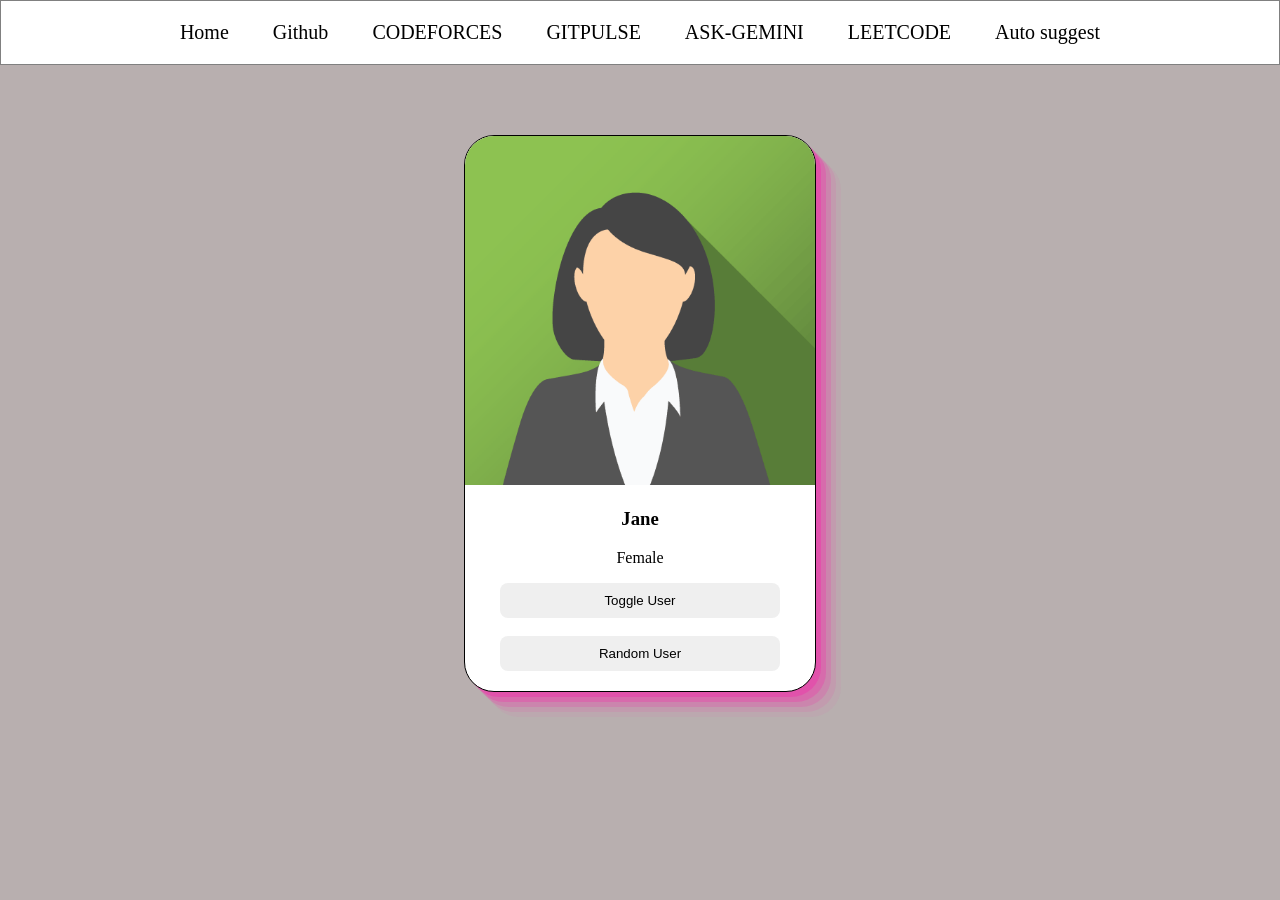
<file: src/main/resources/static/index.html>
<!DOCTYPE html>
<html lang="en">
<head>
    <meta charset="UTF-8">
    <meta name="viewport" content="width=device-width, initial-scale=1.0">
    <title>Auto Suggest</title>
    <link rel="stylesheet" href="index.css">
</head>
<body>
    <!-- <h1>Hello World!</h1> -->
     <div class="navbar">
        <a href="">Home</a>
        <a href="https://github.com/">Github</a>
        
        <a href="codeforces-stats.html" target="_blank">CODEFORCES</a>
        <a href="gitpulse-stats.html" target="_blank">GITPULSE</a>
        <a href="ask-gemini.html" target="_blank">ASK-GEMINI</a>
        <a href="leetcode-stats.html" target="_blank">LEETCODE</a>
        <a href="autosuggest.html" target="_blank">Auto suggest</a>


     </div>


     <div class="card">
         <img id="user-image" src="jane.png" alt="image not found">
        <h3 id="user-name">Jane</h3>
        <p id="user-gender">Female </p>
         <button onclick="toggleUser()" >Toggle User</button>
        <br>
        <br>
        <button onclick="randomUser()"> Random User</button>
     </div>
    <script src="index.js"></script>
</body>
</html>
</file>
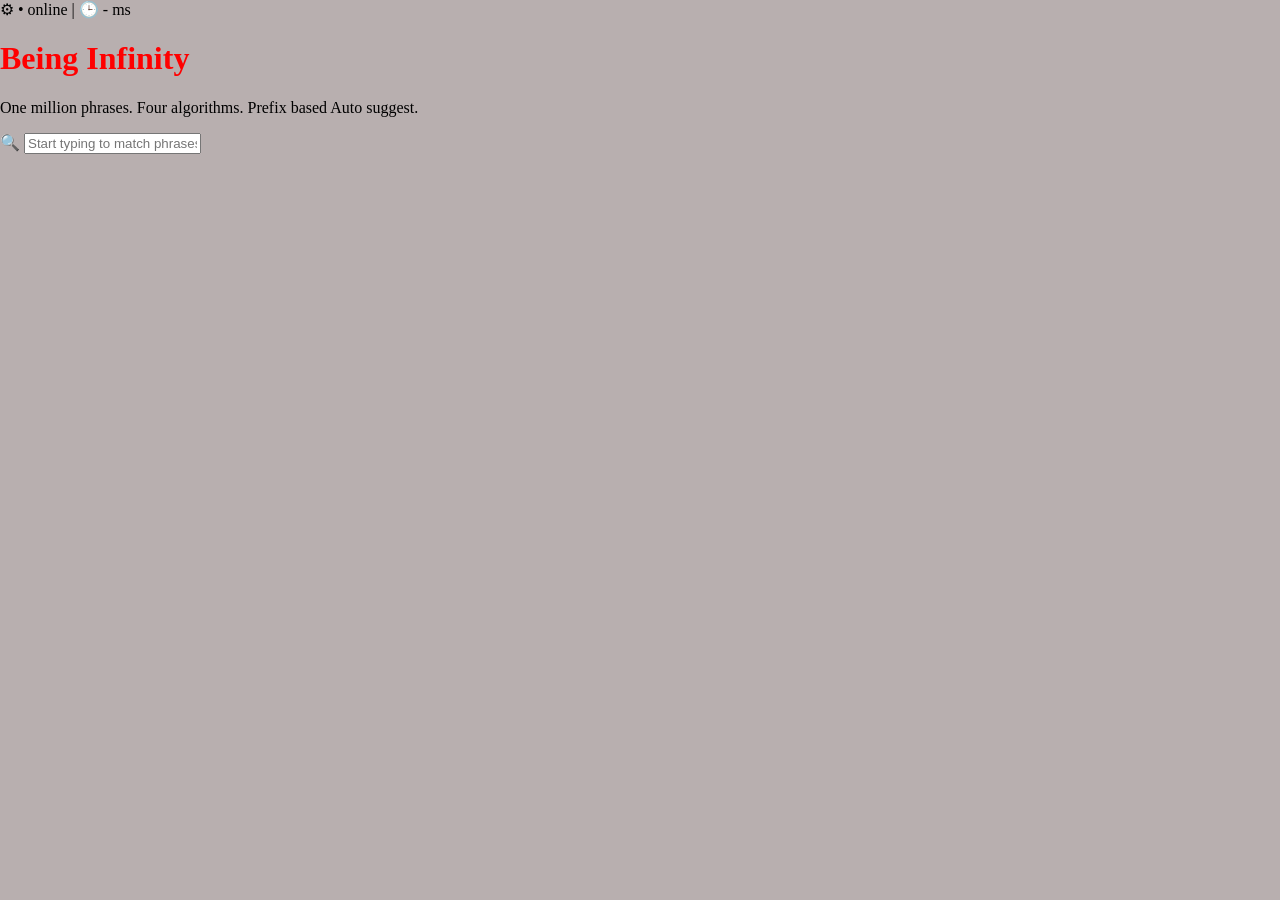
<file: src/main/resources/static/autosuggest.html>
<!DOCTYPE html>
<html lang="en">
<head>
    <meta charset="UTF-8">
    <meta name="viewport" content="width=device-width, initial-scale=1.0">
    <title>Document</title>
     <link rel="stylesheet" href="index.css">
</head>
<body>
    <span> &#x2699;</span>
    <span> &#x2022; online | &#x1F552; - ms</span>
    <h1>Being Infinity</h1>
    <p>One million phrases. Four algorithms. Prefix based Auto suggest.</p>
    <span>&#128269; </span>
    <input type="text"
    placeholder="Start typing to match phrases...">
</body>
</html>
</file>
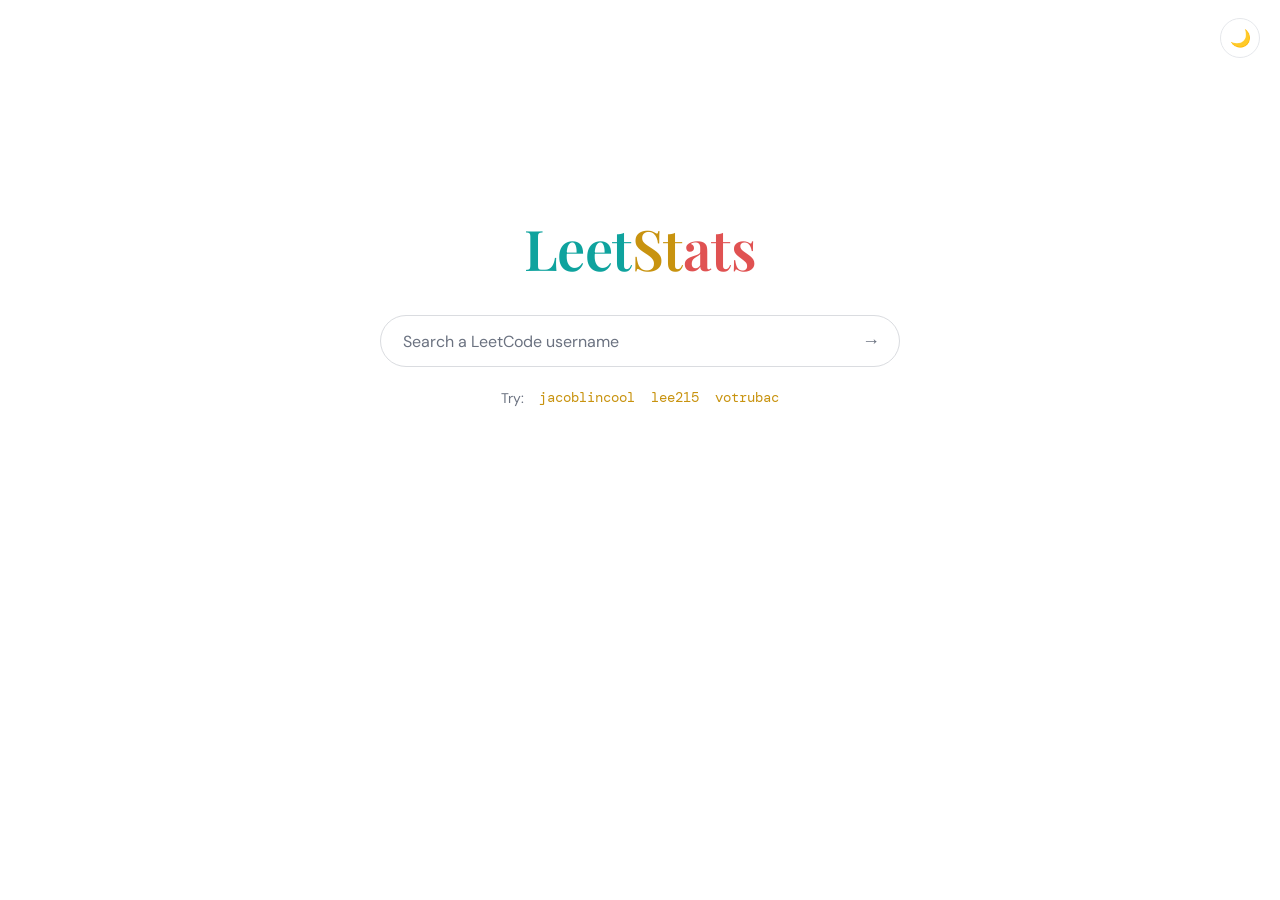
<file: src/main/resources/static/leetcode-stats.html>
<!DOCTYPE html>
<html lang="en" data-theme="light">
<head>
<meta charset="UTF-8">
<meta name="viewport" content="width=device-width, initial-scale=1.0">
<title>LeetStats</title>
<link rel="preconnect" href="https://fonts.googleapis.com">
<link rel="preconnect" href="https://fonts.gstatic.com" crossorigin>
<link href="https://fonts.googleapis.com/css2?family=Playfair+Display:wght@600&family=DM+Sans:wght@400;500;700&family=DM+Mono:wght@400;500&display=swap" rel="stylesheet">
<style>
  :root, [data-theme="light"] {
    --bg: #ffffff;
    --text: #1f2328;
    --muted: #6b7280;
    --line: #e5e7eb;
    --surface: #ffffff;
    --input-border: #dadce0;
    --input-shadow: rgba(32, 33, 36, 0.12);
    --track: #f0f1f3;
    --easy: #0fa39e;
    --medium: #c8930f;
    --hard: #e05252;
    --accent: #c8930f;
    --card-shadow: 0 1px 3px rgba(32, 33, 36, 0.08), 0 8px 28px rgba(32, 33, 36, 0.06);
  }
  [data-theme="dark"] {
    --bg: #0a0b0d;
    --text: #e9e7e2;
    --muted: #8b8f98;
    --line: rgba(255, 255, 255, 0.09);
    --surface: #121418;
    --input-border: rgba(255, 255, 255, 0.14);
    --input-shadow: rgba(0, 0, 0, 0.5);
    --track: rgba(255, 255, 255, 0.08);
    --easy: #3ddad7;
    --medium: #e3b341;
    --hard: #ff6b6b;
    --accent: #e3b341;
    --card-shadow: 0 20px 50px rgba(0, 0, 0, 0.45);
  }

  * { margin: 0; padding: 0; box-sizing: border-box; }

  html, body { height: 100%; }

  body {
    background: var(--bg);
    color: var(--text);
    font-family: "DM Sans", system-ui, sans-serif;
    display: flex;
    flex-direction: column;
    align-items: center;
    transition: background 0.25s, color 0.25s;
  }

  /* theme toggle, top right */
  .theme-toggle {
    position: fixed;
    top: 18px;
    right: 20px;
    width: 40px;
    height: 40px;
    border-radius: 50%;
    border: 1px solid var(--line);
    background: var(--surface);
    color: var(--text);
    font-size: 17px;
    cursor: pointer;
    display: flex;
    align-items: center;
    justify-content: center;
    transition: background 0.25s, border-color 0.25s, transform 0.15s;
    z-index: 10;
  }
  .theme-toggle:hover { transform: scale(1.06); }
  .theme-toggle:focus-visible { outline: 2px solid var(--accent); outline-offset: 2px; }

  main {
    width: 100%;
    max-width: 640px;
    padding: 0 24px 64px;
    display: flex;
    flex-direction: column;
    align-items: center;
    /* Google-style: sits a bit above vertical center when idle */
    margin-top: clamp(96px, 24vh, 210px);
    transition: margin-top 0.45s cubic-bezier(0.3, 0.8, 0.3, 1);
  }
  body.has-result main { margin-top: 72px; }

  .wordmark {
    font-family: "Playfair Display", serif;
    font-weight: 600;
    font-size: clamp(40px, 8vw, 56px);
    letter-spacing: -0.01em;
    margin-bottom: 30px;
    user-select: none;
  }
  .wordmark .l { color: var(--easy); }
  .wordmark .e { color: var(--medium); }
  .wordmark .t { color: var(--hard); }

  /* search */
  .search {
    width: 100%;
    max-width: 520px;
    display: flex;
    align-items: center;
    gap: 12px;
    background: var(--surface);
    border: 1px solid var(--input-border);
    border-radius: 999px;
    padding: 0 8px 0 22px;
    height: 52px;
    transition: box-shadow 0.2s, border-color 0.2s, background 0.25s;
  }
  .search:focus-within {
    box-shadow: 0 2px 10px var(--input-shadow);
    border-color: transparent;
  }
  [data-theme="dark"] .search:focus-within { border-color: var(--accent); box-shadow: none; }

  .search input {
    flex: 1;
    min-width: 0;
    border: none;
    outline: none;
    background: transparent;
    color: var(--text);
    font-family: "DM Mono", monospace;
    font-size: 16px;
  }
  .search input::placeholder { color: var(--muted); font-family: "DM Sans", sans-serif; }

  .search button {
    border: none;
    background: transparent;
    color: var(--muted);
    font-size: 18px;
    width: 40px;
    height: 40px;
    border-radius: 50%;
    cursor: pointer;
    display: flex;
    align-items: center;
    justify-content: center;
    transition: color 0.15s, background 0.15s;
  }
  .search button:hover { color: var(--accent); background: var(--track); }
  .search button:focus-visible { outline: 2px solid var(--accent); outline-offset: 1px; }
  .search button:disabled { opacity: 0.45; cursor: wait; }

  .try {
    margin-top: 20px;
    font-size: 14px;
    color: var(--muted);
    display: flex;
    gap: 14px;
    align-items: center;
    flex-wrap: wrap;
    justify-content: center;
  }
  .try button {
    background: none;
    border: none;
    padding: 2px 1px;
    color: var(--accent);
    font-family: "DM Mono", monospace;
    font-size: 13.5px;
    cursor: pointer;
    border-bottom: 1px dashed transparent;
    transition: border-color 0.15s;
  }
  .try button:hover { border-bottom-color: var(--accent); }
  .try button:focus-visible { outline: 2px solid var(--accent); outline-offset: 2px; }

  /* states */
  .loader {
    margin-top: 52px;
    width: 34px; height: 34px;
    border: 3px solid var(--track);
    border-top-color: var(--accent);
    border-radius: 50%;
    animation: spin 0.8s linear infinite;
  }
  @keyframes spin { to { transform: rotate(360deg); } }

  .error {
    margin-top: 44px;
    text-align: center;
    color: var(--muted);
    font-size: 14.5px;
    line-height: 1.6;
    max-width: 420px;
  }
  .error b { color: var(--hard); font-weight: 700; display: block; margin-bottom: 4px; }

  /* card */
  .card {
    width: 100%;
    margin-top: 44px;
    background: var(--surface);
    border: 1px solid var(--line);
    border-radius: 18px;
    padding: 30px 34px;
    box-shadow: var(--card-shadow);
    animation: rise 0.45s cubic-bezier(0.2, 0.7, 0.3, 1) both;
    transition: background 0.25s, border-color 0.25s;
  }
  @keyframes rise {
    from { opacity: 0; transform: translateY(14px); }
    to   { opacity: 1; transform: translateY(0); }
  }

  .card-head {
    display: flex;
    justify-content: space-between;
    align-items: baseline;
    gap: 10px;
    flex-wrap: wrap;
    margin-bottom: 26px;
  }
  .card-head a {
    font-family: "Playfair Display", serif;
    font-size: 23px;
    font-weight: 600;
    color: var(--text);
    text-decoration: none;
  }
  .card-head a:hover { color: var(--accent); }
  .card-head .rank {
    font-family: "DM Mono", monospace;
    font-size: 13px;
    color: var(--muted);
  }
  .card-head .rank b { color: var(--accent); font-weight: 500; }

  .card-body {
    display: grid;
    grid-template-columns: 168px 1fr;
    gap: 34px;
    align-items: center;
  }

  .ring-wrap { position: relative; width: 168px; height: 168px; margin: 0 auto; }
  .ring-wrap svg { transform: rotate(-90deg); display: block; }
  .ring-track { fill: none; stroke: var(--track); stroke-width: 9; }
  .ring-fill {
    fill: none;
    stroke: var(--accent);
    stroke-width: 9;
    stroke-linecap: round;
    transition: stroke-dashoffset 1.1s cubic-bezier(0.3, 0.8, 0.3, 1), stroke 0.25s;
  }
  .ring-center {
    position: absolute; inset: 0;
    display: flex; flex-direction: column;
    align-items: center; justify-content: center;
  }
  .ring-center .big {
    font-family: "DM Mono", monospace;
    font-size: 36px;
    line-height: 1;
  }
  .ring-center .small {
    color: var(--muted);
    font-size: 11.5px;
    margin-top: 6px;
    letter-spacing: 0.06em;
    text-transform: uppercase;
  }

  .bars { display: flex; flex-direction: column; gap: 18px; }
  .bar-top {
    display: flex;
    justify-content: space-between;
    align-items: baseline;
    margin-bottom: 7px;
  }
  .bar-top .label {
    font-size: 12.5px;
    font-weight: 700;
    letter-spacing: 0.09em;
    text-transform: uppercase;
  }
  .bar-top .nums {
    font-family: "DM Mono", monospace;
    font-size: 13px;
    color: var(--muted);
  }
  .bar-top .nums b { color: var(--text); font-weight: 500; }
  .bar-track { height: 7px; border-radius: 99px; background: var(--track); overflow: hidden; }
  .bar-fill { height: 100%; width: 0; border-radius: 99px; transition: width 1.1s cubic-bezier(0.3, 0.8, 0.3, 1); }
  .easy   .label { color: var(--easy); }   .easy   .bar-fill { background: var(--easy); }
  .medium .label { color: var(--medium); } .medium .bar-fill { background: var(--medium); }
  .hard   .label { color: var(--hard); }   .hard   .bar-fill { background: var(--hard); }

  .hidden { display: none !important; }

  @media (max-width: 540px) {
    .card { padding: 24px 20px; }
    .card-body { grid-template-columns: 1fr; gap: 26px; }
  }

  @media (prefers-reduced-motion: reduce) {
    * { animation: none !important; transition: none !important; }
  }
</style>
</head>
<body>
  <button class="theme-toggle" id="theme-toggle" aria-label="Switch theme" title="Switch theme">🌙</button>

  <main>
    <h1 class="wordmark"><span class="l">Leet</span><span class="e">St</span><span class="t">ats</span></h1>

    <div class="search">
      <input id="username" type="text" placeholder="Search a LeetCode username" autocomplete="off" spellcheck="false" aria-label="LeetCode username">
      <button id="go" aria-label="Fetch stats" title="Fetch stats">→</button>
    </div>

    <div class="try">
      <span>Try:</span>
      <button data-u="jacoblincool">jacoblincool</button>
      <button data-u="lee215">lee215</button>
      <button data-u="votrubac">votrubac</button>
    </div>

    <div id="loading" class="loader hidden" role="status" aria-label="Loading"></div>

    <div id="error" class="error hidden" role="alert">
      <b>Couldn't fetch that profile</b>
      <span id="error-msg"></span>
    </div>

    <section id="card" class="card hidden" aria-live="polite">
      <div class="card-head">
        <a id="profile-link" href="#" target="_blank" rel="noopener"></a>
        <span class="rank">Rank <b id="ranking">—</b></span>
      </div>
      <div class="card-body">
        <div class="ring-wrap">
          <svg width="168" height="168" viewBox="0 0 168 168" aria-hidden="true">
            <circle class="ring-track" cx="84" cy="84" r="74"></circle>
            <circle class="ring-fill" id="ring" cx="84" cy="84" r="74"></circle>
          </svg>
          <div class="ring-center">
            <div class="big" id="total-solved">0</div>
            <div class="small" id="total-label">solved</div>
          </div>
        </div>
        <div class="bars">
          <div class="bar-row easy">
            <div class="bar-top"><span class="label">Easy</span>
              <span class="nums"><b id="easy-solved">0</b> / <span id="easy-total">0</span></span></div>
            <div class="bar-track"><div class="bar-fill" id="easy-bar"></div></div>
          </div>
          <div class="bar-row medium">
            <div class="bar-top"><span class="label">Medium</span>
              <span class="nums"><b id="medium-solved">0</b> / <span id="medium-total">0</span></span></div>
            <div class="bar-track"><div class="bar-fill" id="medium-bar"></div></div>
          </div>
          <div class="bar-row hard">
            <div class="bar-top"><span class="label">Hard</span>
              <span class="nums"><b id="hard-solved">0</b> / <span id="hard-total">0</span></span></div>
            <div class="bar-track"><div class="bar-fill" id="hard-bar"></div></div>
          </div>
        </div>
      </div>
    </section>
  </main>

<script>
(function () {
  "use strict";

  /* ---------- theme ---------- */
  var root = document.documentElement;
  var toggle = document.getElementById("theme-toggle");
  var prefersDark = window.matchMedia("(prefers-color-scheme: dark)").matches;
  setTheme(prefersDark ? "dark" : "light");

  function setTheme(t) {
    root.setAttribute("data-theme", t);
    toggle.textContent = t === "dark" ? "☀️" : "🌙";
  }
  toggle.addEventListener("click", function () {
    setTheme(root.getAttribute("data-theme") === "dark" ? "light" : "dark");
  });

  /* ---------- elements ---------- */
  var input = document.getElementById("username");
  var goBtn = document.getElementById("go");
  var loadingEl = document.getElementById("loading");
  var errorEl = document.getElementById("error");
  var errorMsg = document.getElementById("error-msg");
  var cardEl = document.getElementById("card");

  var RING_R = 74;
  var RING_C = 2 * Math.PI * RING_R;
  var ring = document.getElementById("ring");
  ring.setAttribute("stroke-dasharray", RING_C);
  ring.setAttribute("stroke-dashoffset", RING_C);

  /* ---------- data sources (tried in order) ---------- */
  var SOURCES = [
    {
      url: function (u) { return "https://leetcode-api-faisalshohag.vercel.app/" + encodeURIComponent(u); },
      parse: function (d) {
        if (!d || d.errors || d.totalSolved === undefined) return null;
        return pick(d);
      }
    },
    {
      url: function (u) { return "https://alfa-leetcode-api.onrender.com/userProfile/" + encodeURIComponent(u); },
      parse: function (d) {
        if (!d || d.errors || d.totalSolved === undefined) return null;
        return pick(d);
      }
    },
    {
      url: function (u) { return "https://leetcode-stats-api.herokuapp.com/" + encodeURIComponent(u); },
      parse: function (d) {
        if (!d || d.status !== "success") return null;
        return pick(d);
      }
    }
  ];

  function pick(d) {
    return {
      totalSolved: d.totalSolved, totalQuestions: d.totalQuestions,
      easySolved: d.easySolved, totalEasy: d.totalEasy,
      mediumSolved: d.mediumSolved, totalMedium: d.totalMedium,
      hardSolved: d.hardSolved, totalHard: d.totalHard,
      ranking: d.ranking
    };
  }

  function fetchWithTimeout(url, ms) {
    var ctrl = new AbortController();
    var t = setTimeout(function () { ctrl.abort(); }, ms);
    return fetch(url, { signal: ctrl.signal })
      .then(function (r) { return r.json(); })
      .finally(function () { clearTimeout(t); });
  }

  function fetchStats(username) {
    var i = 0;
    function tryNext() {
      if (i >= SOURCES.length) return Promise.reject(new Error("all sources failed"));
      var src = SOURCES[i++];
      return fetchWithTimeout(src.url(username), 12000)
        .then(function (json) {
          var parsed = src.parse(json);
          return parsed || tryNext();
        })
        .catch(function () { return tryNext(); });
    }
    return tryNext();
  }

  /* ---------- rendering ---------- */
  function fmt(n) {
    if (n === null || n === undefined || isNaN(n)) return "—";
    return Number(n).toLocaleString("en-US");
  }

  function countUp(el, target, ms) {
    var reduce = window.matchMedia("(prefers-reduced-motion: reduce)").matches;
    if (reduce || !target) { el.textContent = fmt(target || 0); return; }
    var start = performance.now();
    (function step(now) {
      var p = Math.min(((now || performance.now()) - start) / ms, 1);
      var eased = 1 - Math.pow(1 - p, 3);
      el.textContent = fmt(Math.round(target * eased));
      if (p < 1) requestAnimationFrame(step);
    })();
  }

  function setBar(id, solved, total) {
    var pct = total > 0 ? (solved / total) * 100 : 0;
    document.getElementById(id).style.width = Math.max(pct, solved > 0 ? 2 : 0) + "%";
  }

  function render(username, s) {
    var link = document.getElementById("profile-link");
    link.textContent = username;
    link.href = "https://leetcode.com/u/" + encodeURIComponent(username) + "/";

    document.getElementById("ranking").textContent = "#" + fmt(s.ranking);
    document.getElementById("total-label").textContent = "of " + fmt(s.totalQuestions);
    document.getElementById("easy-solved").textContent = fmt(s.easySolved);
    document.getElementById("easy-total").textContent = fmt(s.totalEasy);
    document.getElementById("medium-solved").textContent = fmt(s.mediumSolved);
    document.getElementById("medium-total").textContent = fmt(s.totalMedium);
    document.getElementById("hard-solved").textContent = fmt(s.hardSolved);
    document.getElementById("hard-total").textContent = fmt(s.totalHard);

    document.body.classList.add("has-result");
    cardEl.classList.remove("hidden");

    requestAnimationFrame(function () {
      requestAnimationFrame(function () {
        countUp(document.getElementById("total-solved"), s.totalSolved, 1100);
        var pct = s.totalQuestions > 0 ? s.totalSolved / s.totalQuestions : 0;
        ring.setAttribute("stroke-dashoffset", RING_C * (1 - pct));
        setBar("easy-bar", s.easySolved, s.totalEasy);
        setBar("medium-bar", s.mediumSolved, s.totalMedium);
        setBar("hard-bar", s.hardSolved, s.totalHard);
      });
    });
  }

  function resetCard() {
    ring.setAttribute("stroke-dashoffset", RING_C);
    ["easy-bar", "medium-bar", "hard-bar"].forEach(function (id) {
      document.getElementById(id).style.width = "0";
    });
    document.getElementById("total-solved").textContent = "0";
  }

  /* ---------- flow ---------- */
  var busy = false;

  function lookup(username) {
    username = (username || "").trim();
    if (!username || busy) return;
    busy = true;

    input.value = username;
    goBtn.disabled = true;
    errorEl.classList.add("hidden");
    cardEl.classList.add("hidden");
    resetCard();
    loadingEl.classList.remove("hidden");

    fetchStats(username)
      .then(function (stats) {
        loadingEl.classList.add("hidden");
        render(username, stats);
      })
      .catch(function () {
        loadingEl.classList.add("hidden");
        errorMsg.textContent = 'No stats found for "' + username +
          '". Check the spelling, or the public stats APIs may be briefly busy — try again in a moment.';
        errorEl.classList.remove("hidden");
      })
      .finally(function () {
        goBtn.disabled = false;
        busy = false;
      });
  }

  goBtn.addEventListener("click", function () { lookup(input.value); });
  input.addEventListener("keydown", function (e) { if (e.key === "Enter") lookup(input.value); });
  document.querySelectorAll(".try button").forEach(function (b) {
    b.addEventListener("click", function () { lookup(b.dataset.u); });
  });
})();
</script>
</body>
</html>
</file>
<file: src/main/resources/static/index.css>
body{
    margin: 0px;
    background-color: rgb(184, 175, 175);
}

h1 {
    color: red;
}

.navbar{
    border-style: solid;
    border-width: 1px;
    border-color: gray;
    padding: 20px;
    text-align: center;
    background-color: white;
}

.navbar a{
    padding: 20px;
    text-decoration: none;
    color: black;
    font-size: 20px;
}

.navbar a:hover{
    color: blue;
    background-color: aqua;
}

.card{
    border: 1px solid black;
    width: 350px;
    border-radius: 30px;
    text-align: center;
    margin-top: 70px;
    overflow: hidden;
    /* margin-left: 40%; */
    margin-left: auto;
    margin-right: auto;
    padding-bottom: 20px;
    background-color: white;
   box-shadow: rgba(240, 46, 170, 0.4) 5px 5px, rgba(240, 46, 170, 0.3) 10px 10px, rgba(240, 46, 170, 0.2) 15px 15px, rgba(240, 46, 170, 0.1) 20px 20px, rgba(240, 46, 170, 0.05) 25px 25px;
}

.card img{
    /* width: 300px; */
    width: 100%;
}

.card button{
    border-style: none;
    padding: 10px;
    width: 80%;
    border-radius: 8px;
}
</file>
